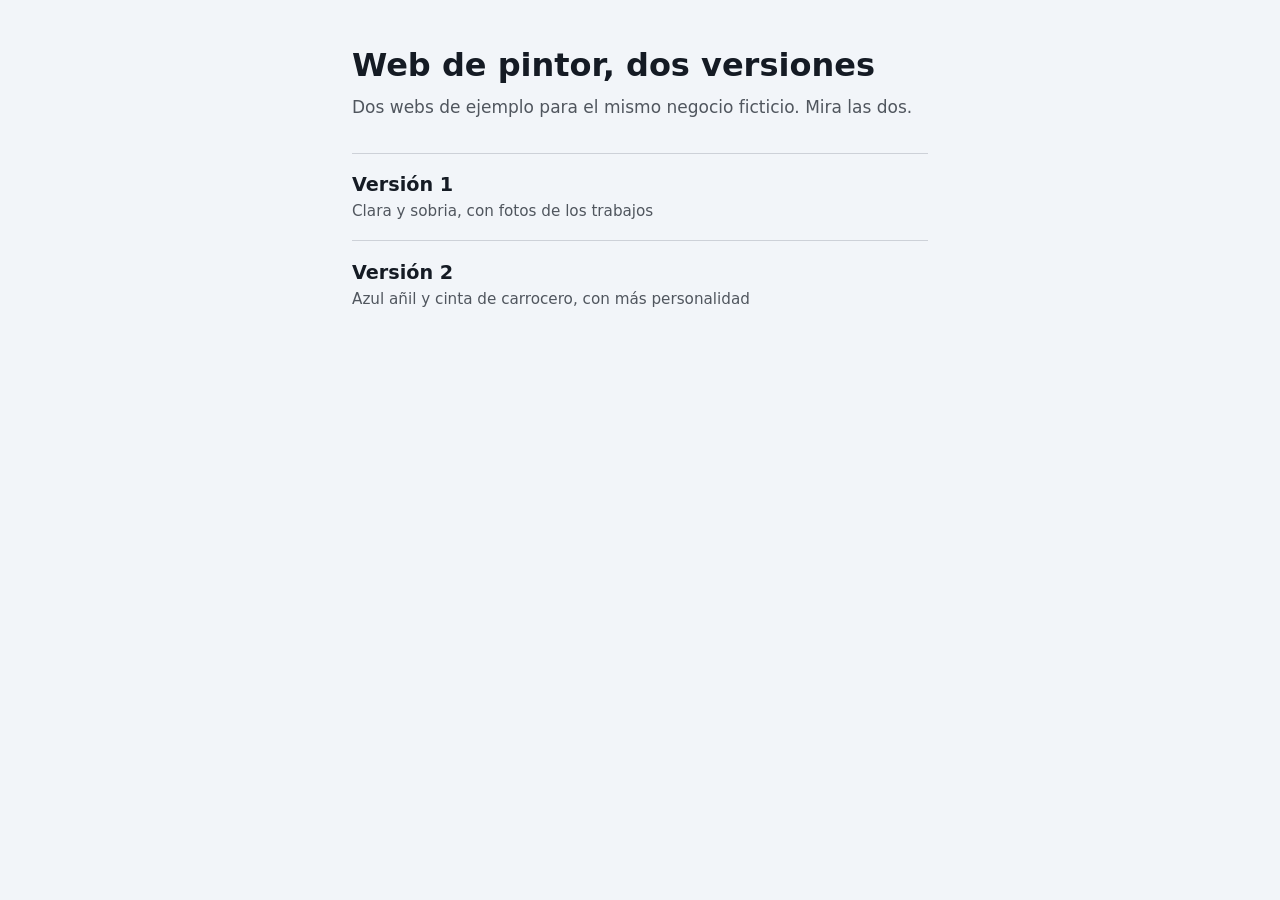
<file: index.html>
<!doctype html>
<html lang="es">
<head>
<meta charset="utf-8">
<meta name="viewport" content="width=device-width, initial-scale=1">
<meta name="robots" content="noindex, nofollow">
<title>Web de pintor: dos versiones</title>
<style>
body{margin:0;background:oklch(97% .006 250);color:oklch(22% .02 260);font:17px/1.5 system-ui,-apple-system,"Segoe UI",sans-serif}
main{max-width:36rem;margin:0 auto;padding:3rem clamp(1.375rem,5vw,2rem)}
h1{font-size:2rem;line-height:1.1;margin:0 0 .75rem}
p{color:oklch(45% .015 260);margin:0 0 2rem}
a{display:block;padding:1.1rem 0;border-top:1px solid oklch(86% .01 260);color:inherit;font-weight:700;font-size:1.2rem;text-decoration:none}
a span{display:block;font-weight:400;font-size:.95rem;color:oklch(45% .015 260)}
</style>
</head>
<body>
<main>
<h1>Web de pintor, dos versiones</h1>
<p>Dos webs de ejemplo para el mismo negocio ficticio. Mira las dos.</p>
<a href="forge/">Versión 1<span>Clara y sobria, con fotos de los trabajos</span></a>
<a href="impeccable/">Versión 2<span>Azul añil y cinta de carrocero, con más personalidad</span></a>
</main>
</body>
</html>
</file>
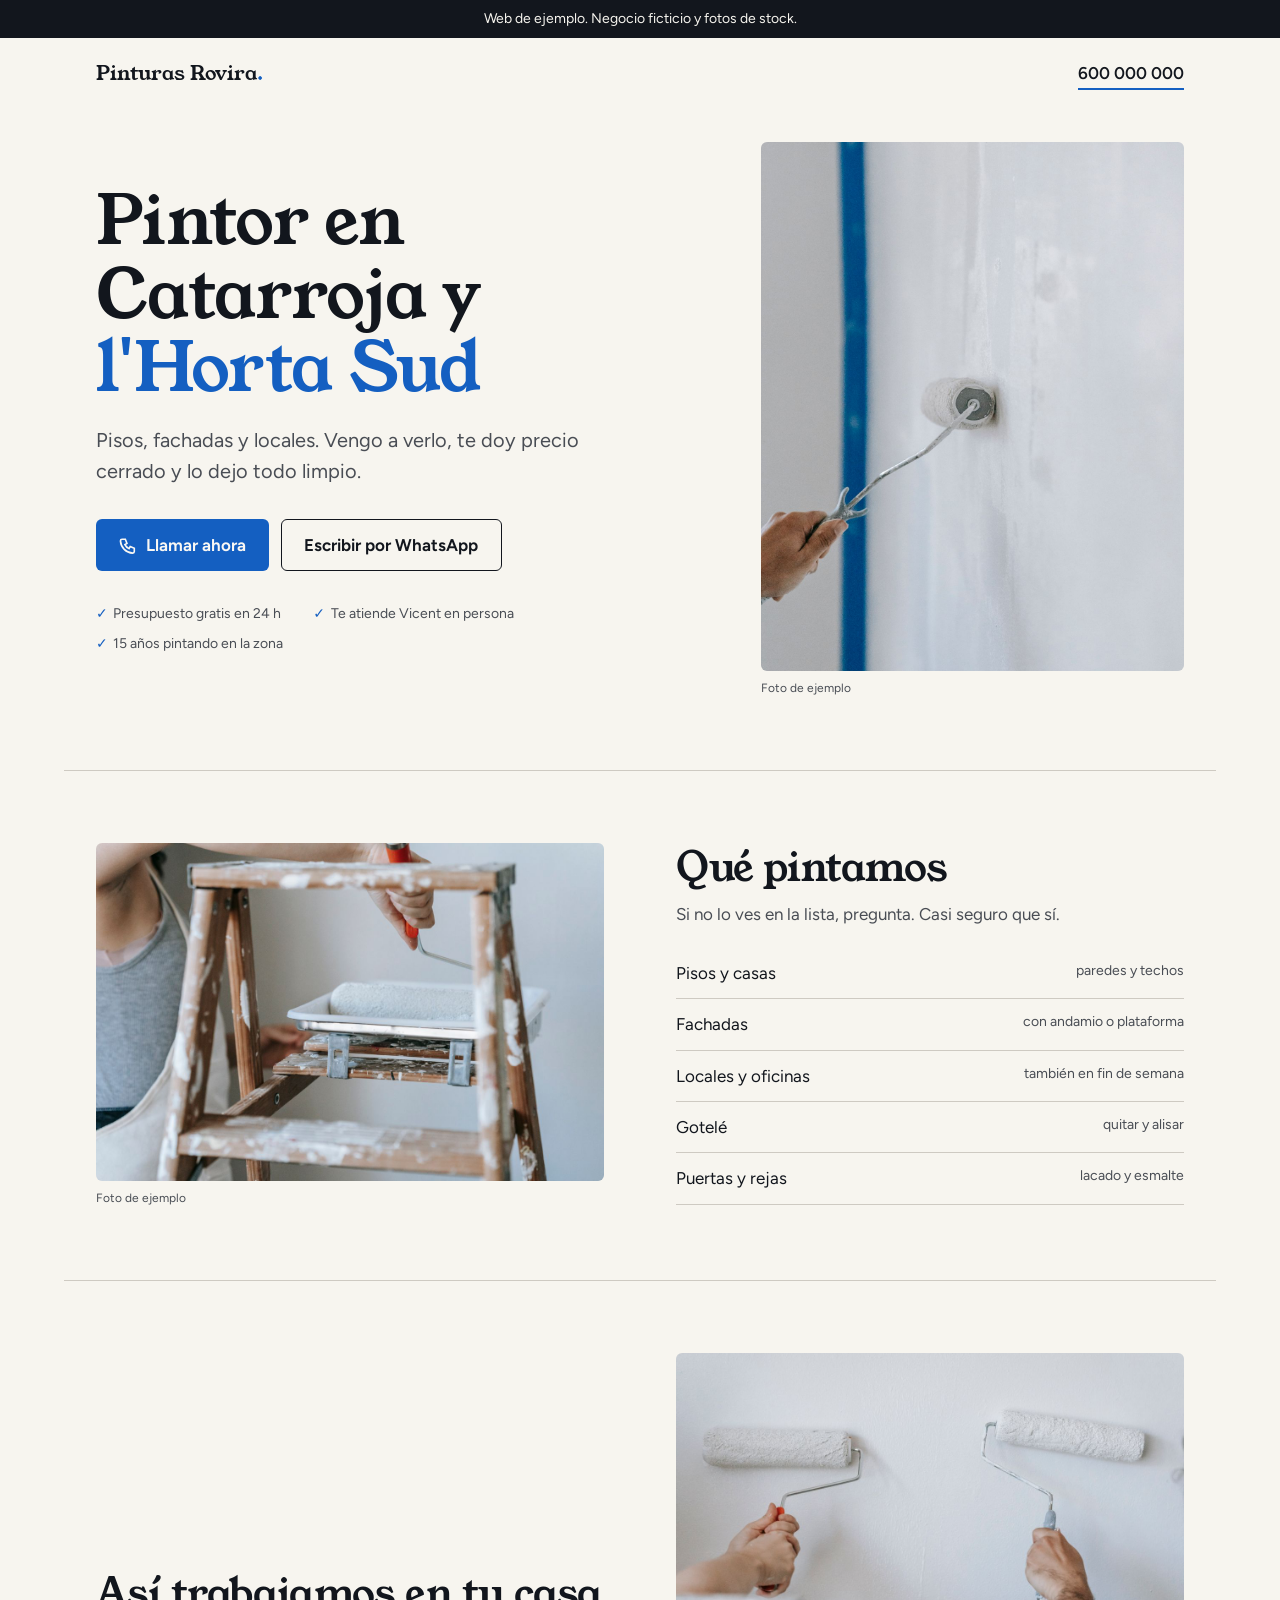
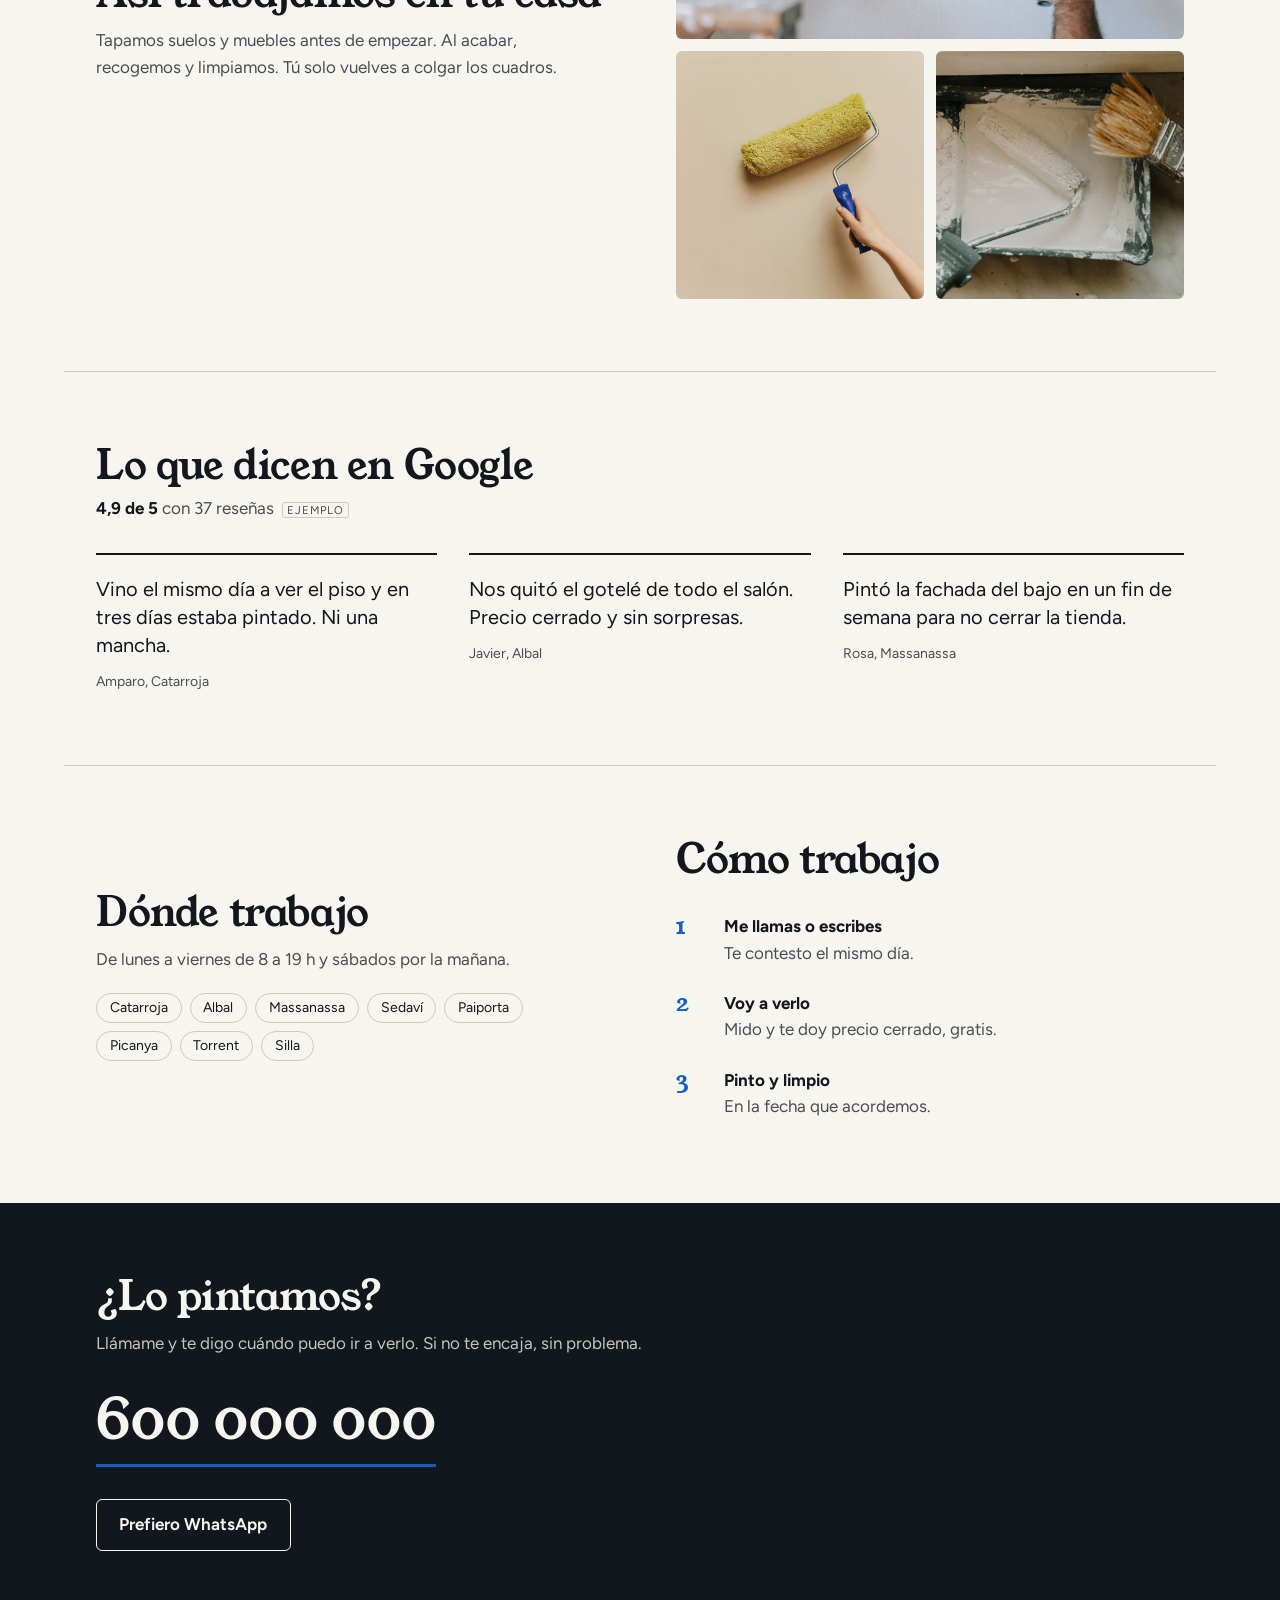
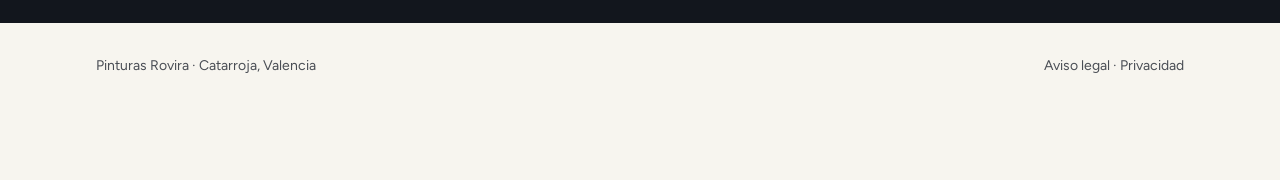
<file: forge/index.html>
<!doctype html>
<html lang="es">
<head>
  <meta charset="utf-8">
  <meta name="viewport" content="width=device-width, initial-scale=1">
  <title>Pintor en Catarroja y l'Horta Sud | Presupuesto gratis</title>
  <meta name="description" content="Pintamos pisos, fachadas y locales en Catarroja y l'Horta Sud. Presupuesto gratis en 24 horas. Llama o escribe por WhatsApp.">
  <meta name="robots" content="noindex, nofollow">
  <link rel="preconnect" href="https://fonts.googleapis.com">
  <link rel="preconnect" href="https://fonts.gstatic.com" crossorigin>
  <link href="https://fonts.googleapis.com/css2?family=Figtree:wght@400;600;700&family=Young+Serif&display=swap" rel="stylesheet">
  <link rel="stylesheet" href="styles.css">
  <script type="application/ld+json">
  {"@context":"https://schema.org","@type":"HousePainter","name":"Pinturas Rovira","telephone":"+34600000000","areaServed":["Catarroja","Albal","Massanassa","Sedaví","Paiporta","Picanya","Torrent","Silla"],"address":{"@type":"PostalAddress","addressLocality":"Catarroja","addressRegion":"Valencia","addressCountry":"ES"},"openingHours":"Mo-Fr 08:00-19:00, Sa 09:00-14:00"}
  </script>
</head>
<body>
  <p class="aviso">Web de ejemplo. Negocio ficticio y fotos de stock.</p>

  <header class="wrap nav">
    <a class="marca" href="#">Pinturas Rovira<span>.</span></a>
    <a class="tel-link" href="tel:+34600000000">600 000 000</a>
  </header>

  <main>
    <section class="wrap hero">
      <div>
        <h1>Pintor en Catarroja y <em>l'Horta Sud</em></h1>
        <p class="lede">Pisos, fachadas y locales. Vengo a verlo, te doy precio cerrado y lo dejo todo limpio.</p>
        <div class="acciones">
          <a class="btn btn-llamar" href="tel:+34600000000">
            <svg viewBox="0 0 24 24" fill="none" stroke="currentColor" stroke-width="2" aria-hidden="true"><path d="M5 4h4l2 5-2.5 1.5a11 11 0 0 0 5 5L15 13l5 2v4a2 2 0 0 1-2 2A16 16 0 0 1 3 6a2 2 0 0 1 2-2"/></svg>
            Llamar ahora
          </a>
          <a class="btn btn-wa" href="https://wa.me/34600000000?text=Hola%2C%20quiero%20presupuesto%20para%20pintar">Escribir por WhatsApp</a>
        </div>
        <ul class="confianza">
          <li>Presupuesto gratis en 24 h</li>
          <li>Te atiende Vicent en persona</li>
          <li>15 años pintando en la zona</li>
        </ul>
      </div>
      <figure>
        <img src="img/portada.jpg" width="1200" height="1800" alt="Pintor pasando el rodillo junto a una cinta de carrocero azul" fetchpriority="high">
        <figcaption class="pie">Foto de ejemplo</figcaption>
      </figure>
    </section>

    <section class="wrap duo invertido" id="servicios">
      <div class="texto">
        <h2>Qué pintamos</h2>
        <p>Si no lo ves en la lista, pregunta. Casi seguro que sí.</p>
        <ul class="lista">
          <li><span>Pisos y casas</span><span>paredes y techos</span></li>
          <li><span>Fachadas</span><span>con andamio o plataforma</span></li>
          <li><span>Locales y oficinas</span><span>también en fin de semana</span></li>
          <li><span>Gotelé</span><span>quitar y alisar</span></li>
          <li><span>Puertas y rejas</span><span>lacado y esmalte</span></li>
        </ul>
      </div>
      <figure>
        <img src="img/escalera.jpg" width="1200" height="800" alt="Escalera de pintor con bandeja y rodillo" loading="lazy">
        <figcaption class="pie">Foto de ejemplo</figcaption>
      </figure>
    </section>

    <section class="wrap duo" id="trabajos">
      <div class="texto">
        <h2>Así trabajamos en tu casa</h2>
        <p>Tapamos suelos y muebles antes de empezar. Al acabar, recogemos y limpiamos. Tú solo vuelves a colgar los cuadros.</p>
      </div>
      <div class="galeria">
        <img src="img/rodillos.jpg" width="1200" height="800" alt="Dos rodillos pintando una pared blanca" loading="lazy">
        <img src="img/pared.jpg" width="1200" height="800" alt="Pared recién pintada en tono arena" loading="lazy">
        <img src="img/bandeja.jpg" width="1200" height="810" alt="Bandeja de pintura con rodillo y brocha" loading="lazy">
      </div>
    </section>

    <section class="wrap resenas" id="resenas">
      <h2>Lo que dicen en Google</h2>
      <p class="nota"><strong>4,9 de 5</strong> con 37 reseñas <span class="etiqueta">ejemplo</span></p>
      <div class="quotes">
        <blockquote>
          <p>Vino el mismo día a ver el piso y en tres días estaba pintado. Ni una mancha.</p>
          <footer>Amparo, Catarroja</footer>
        </blockquote>
        <blockquote>
          <p>Nos quitó el gotelé de todo el salón. Precio cerrado y sin sorpresas.</p>
          <footer>Javier, Albal</footer>
        </blockquote>
        <blockquote>
          <p>Pintó la fachada del bajo en un fin de semana para no cerrar la tienda.</p>
          <footer>Rosa, Massanassa</footer>
        </blockquote>
      </div>
    </section>

    <section class="wrap duo invertido" id="zona">
      <div class="texto">
        <h2>Cómo trabajo</h2>
        <ol class="pasos">
          <li><div><strong>Me llamas o escribes</strong><span>Te contesto el mismo día.</span></div></li>
          <li><div><strong>Voy a verlo</strong><span>Mido y te doy precio cerrado, gratis.</span></div></li>
          <li><div><strong>Pinto y limpio</strong><span>En la fecha que acordemos.</span></div></li>
        </ol>
      </div>
      <div class="texto">
        <h2>Dónde trabajo</h2>
        <p>De lunes a viernes de 8 a 19 h y sábados por la mañana.</p>
        <ul class="pueblos">
          <li>Catarroja</li><li>Albal</li><li>Massanassa</li><li>Sedaví</li><li>Paiporta</li><li>Picanya</li><li>Torrent</li><li>Silla</li>
        </ul>
      </div>
    </section>
  </main>

  <section class="cierre">
    <div class="wrap">
      <h2>¿Lo pintamos?</h2>
      <p>Llámame y te digo cuándo puedo ir a verlo. Si no te encaja, sin problema.</p>
      <a class="numero" href="tel:+34600000000">600 000 000</a>
      <div class="acciones">
        <a class="btn btn-wa" href="https://wa.me/34600000000?text=Hola%2C%20quiero%20presupuesto%20para%20pintar">Prefiero WhatsApp</a>
      </div>
    </div>
  </section>

  <footer class="wrap foot">
    <span>Pinturas Rovira · Catarroja, Valencia</span>
    <span>Aviso legal · Privacidad</span>
  </footer>

  <nav class="barra" aria-label="Contacto rápido">
    <a class="btn btn-llamar" href="tel:+34600000000">Llamar</a>
    <a class="btn btn-wa" href="https://wa.me/34600000000?text=Hola%2C%20quiero%20presupuesto%20para%20pintar">WhatsApp</a>
  </nav>
</body>
</html>
</file>
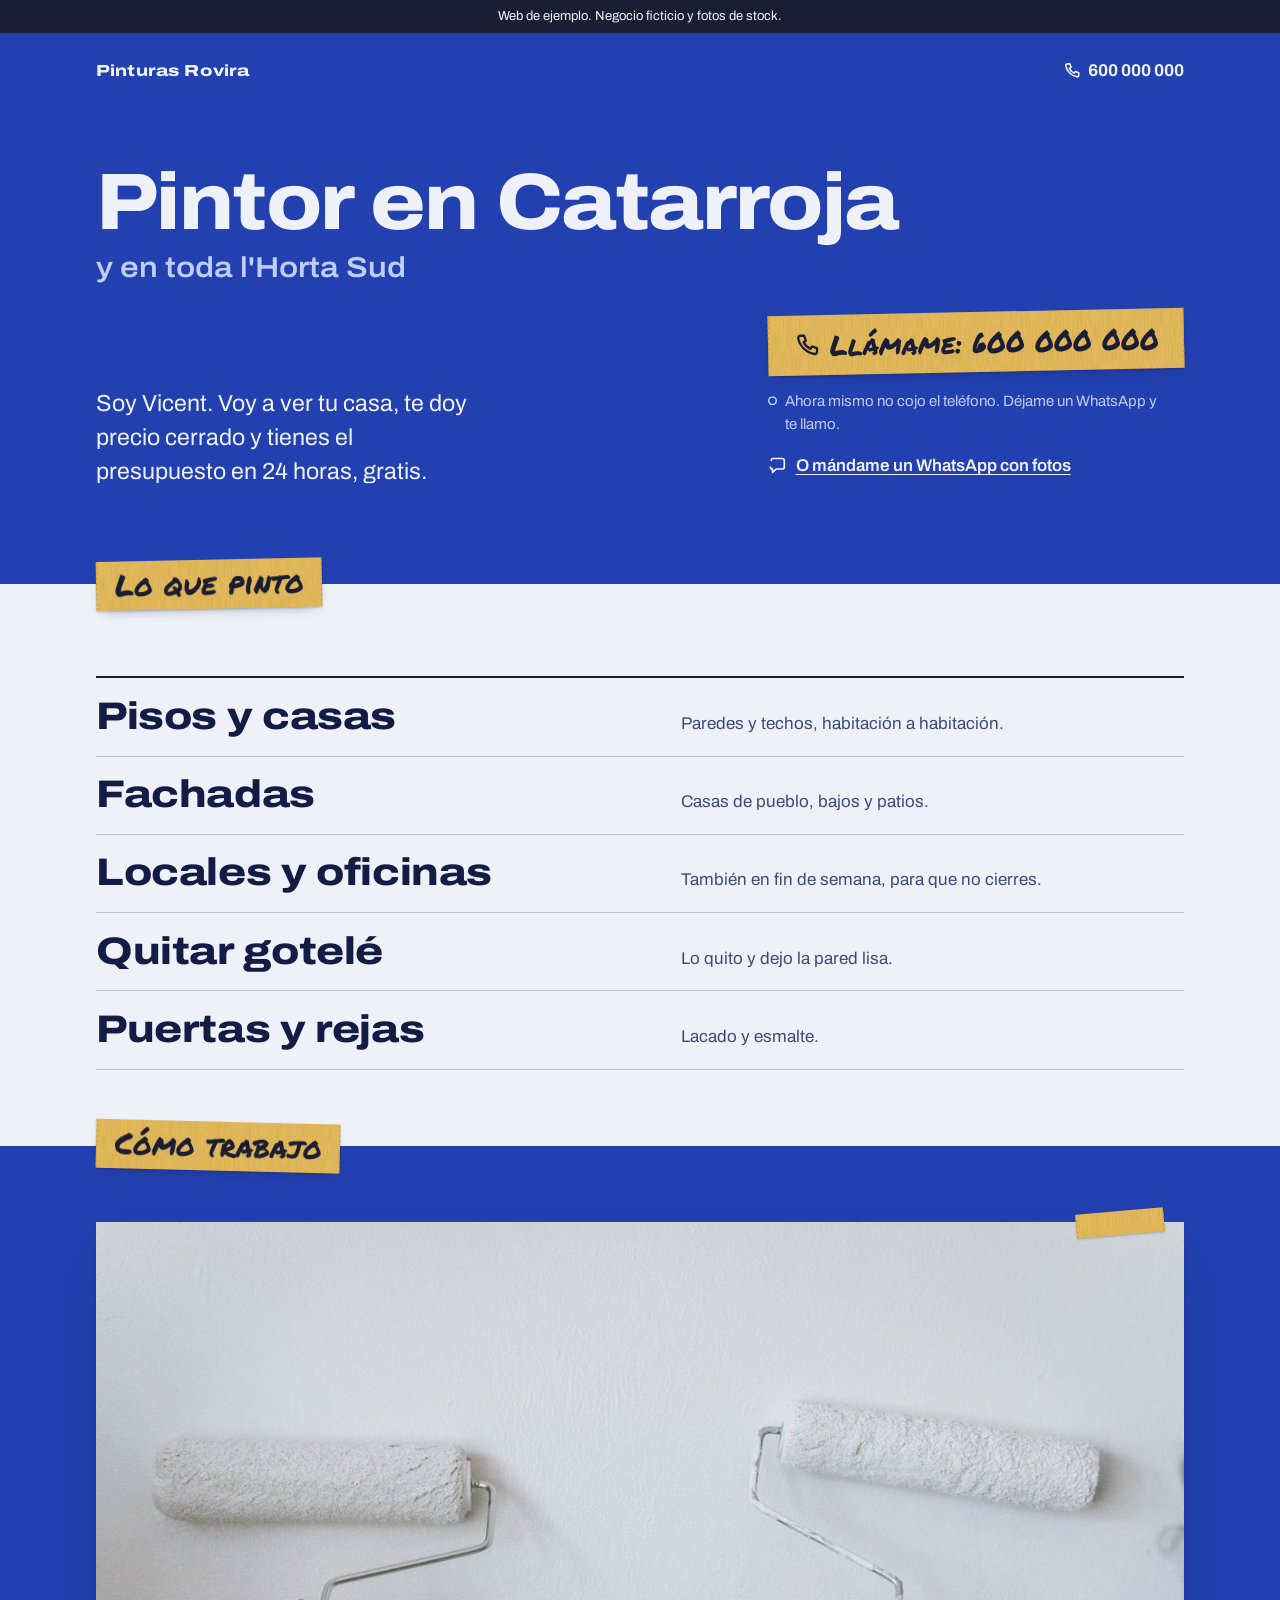
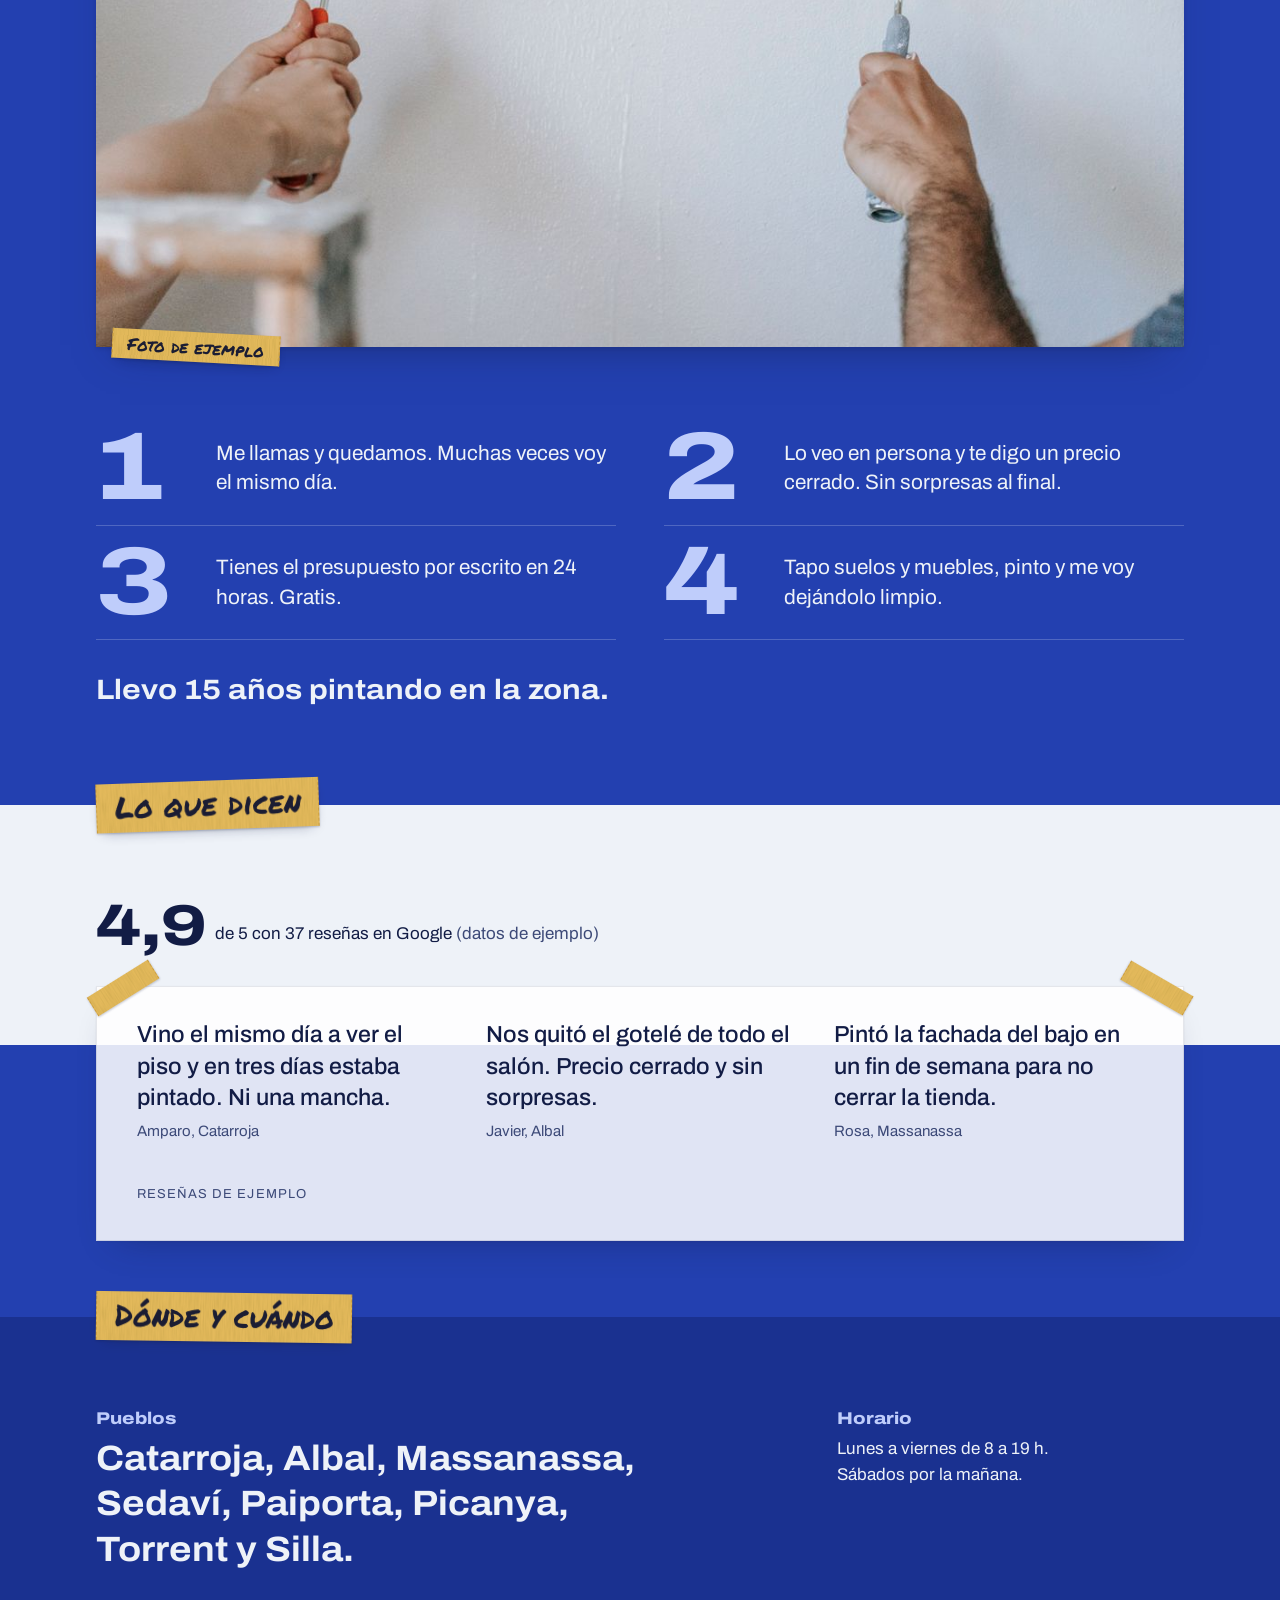
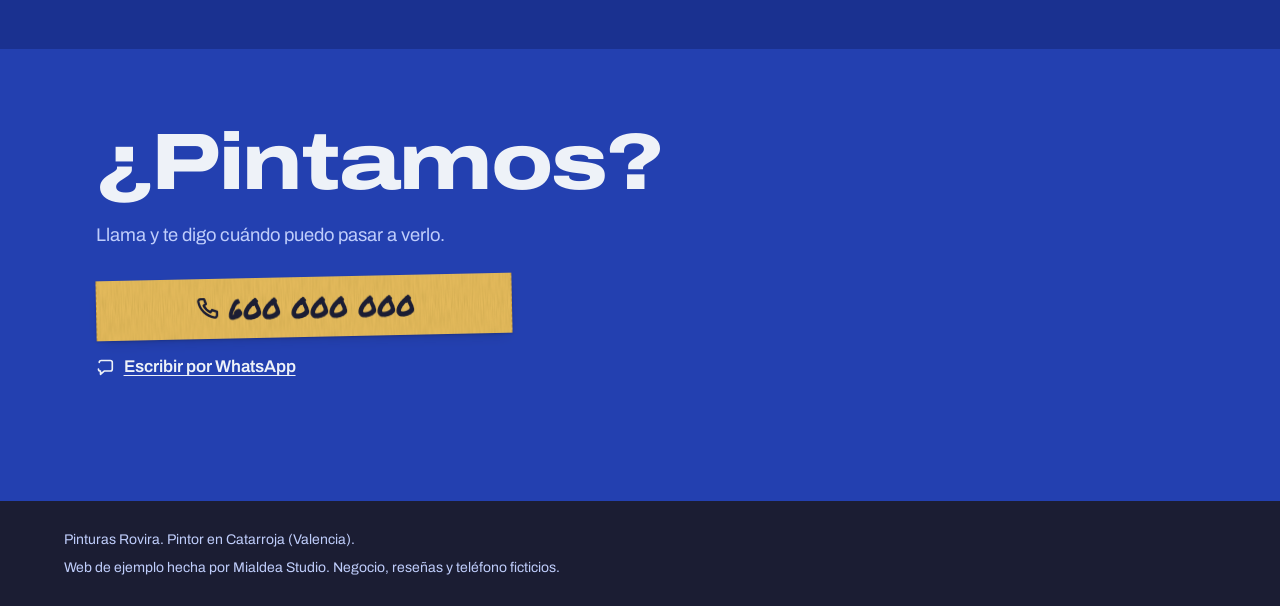
<file: impeccable/index.html>
<!doctype html>
<html lang="es">
<head>
<meta charset="utf-8">
<meta name="viewport" content="width=device-width, initial-scale=1">
<meta name="robots" content="noindex, nofollow">
<title>Pintor en Catarroja | Pinturas Rovira, pisos, fachadas y gotelé</title>
<meta name="description" content="Pintor en Catarroja y l'Horta Sud. Vicent va a verlo, da precio cerrado y presupuesto gratis en 24 h. Pisos, fachadas, locales y gotelé.">
<meta name="theme-color" content="#2340b0">
<link rel="preload" href="fonts/archivo-var.woff2" as="font" type="font/woff2" crossorigin>
<link rel="stylesheet" href="css/styles.css">
<script type="application/ld+json">
{
  "@context": "https://schema.org",
  "@type": "HousePainter",
  "name": "Pinturas Rovira",
  "description": "Pintor de casas en Catarroja y l'Horta Sud. Pisos, fachadas, locales, gotelé, puertas y rejas.",
  "telephone": "+34600000000",
  "image": "img/rodillos.jpg",
  "founder": { "@type": "Person", "name": "Vicent Rovira" },
  "address": { "@type": "PostalAddress", "addressLocality": "Catarroja", "addressRegion": "Valencia", "addressCountry": "ES" },
  "areaServed": ["Catarroja", "Albal", "Massanassa", "Sedaví", "Paiporta", "Picanya", "Torrent", "Silla"],
  "openingHoursSpecification": [
    { "@type": "OpeningHoursSpecification", "dayOfWeek": ["Monday","Tuesday","Wednesday","Thursday","Friday"], "opens": "08:00", "closes": "19:00" },
    { "@type": "OpeningHoursSpecification", "dayOfWeek": "Saturday", "opens": "08:00", "closes": "14:00" }
  ]
}
</script>
</head>
<body>

<p class="demo">Web de ejemplo. Negocio ficticio y fotos de stock.</p>

<header class="wall">
  <nav class="top" aria-label="Principal">
    <span class="brand">Pinturas Rovira</span>
    <a class="top-tel" href="tel:+34600000000">
      <svg aria-hidden="true" viewBox="0 0 24 24"><path d="M6.6 3.5h3l1.5 4.2-2 1.4a12 12 0 0 0 5.8 5.8l1.4-2 4.2 1.5v3a2 2 0 0 1-2.2 2A17 17 0 0 1 4.6 5.7a2 2 0 0 1 2-2.2Z"/></svg>
      600 000 000
    </a>
  </nav>

  <div class="hero">
    <h1>Pintor en Catarroja <span>y en toda l'Horta Sud</span></h1>
    <p class="lead">Soy Vicent. Voy a ver tu casa, te doy precio cerrado y tienes el presupuesto en 24 horas, gratis.</p>

    <div class="act">
    <a class="tape tape-call" href="tel:+34600000000">
      <svg aria-hidden="true" viewBox="0 0 24 24"><path d="M6.6 3.5h3l1.5 4.2-2 1.4a12 12 0 0 0 5.8 5.8l1.4-2 4.2 1.5v3a2 2 0 0 1-2.2 2A17 17 0 0 1 4.6 5.7a2 2 0 0 1 2-2.2Z"/></svg>
      <span><span class="call-pre">Llámame: </span><span class="tel-num">600 000 000</span></span>
    </a>

    <p class="status" data-status>Lunes a viernes de 8 a 19 h. Sábados por la mañana.</p>
    <a class="wa" href="https://wa.me/34600000000">
      <svg aria-hidden="true" viewBox="0 0 24 24"><path d="M4 5.5A2.5 2.5 0 0 1 6.5 3h11A2.5 2.5 0 0 1 20 5.5v8a2.5 2.5 0 0 1-2.5 2.5H10l-4.5 4v-4A2.5 2.5 0 0 1 3 13.5"/></svg>
      O mándame un WhatsApp con fotos
    </a>
    </div>
  </div>

  <div class="edge" aria-hidden="true"><span class="edge-tape"></span></div>
</header>

<main>

  <section class="services" aria-labelledby="t-servicios">
    <h2 class="tape tape-h" id="t-servicios">Lo que pinto</h2>
    <ul class="list">
      <li><strong>Pisos y casas</strong><span>Paredes y techos, habitación a habitación.</span></li>
      <li><strong>Fachadas</strong><span>Casas de pueblo, bajos y patios.</span></li>
      <li><strong>Locales y oficinas</strong><span>También en fin de semana, para que no cierres.</span></li>
      <li><strong>Quitar gotelé</strong><span>Lo quito y dejo la pared lisa.</span></li>
      <li><strong>Puertas y rejas</strong><span>Lacado y esmalte.</span></li>
    </ul>  </section>

  <section class="method wall" aria-labelledby="t-como">
    <span class="edge-tape" aria-hidden="true"></span>
    <h2 class="tape tape-h" id="t-como">Cómo trabajo</h2>

    <figure class="print">
      <img src="img/rodillos.jpg" width="1200" height="800" alt="Dos personas pintando de blanco una pared con rodillos" loading="lazy" decoding="async">
      <figcaption class="tape tape-note">Foto de ejemplo</figcaption>
    </figure>

    <ol class="steps">
      <li><b>1</b><p>Me llamas y quedamos. Muchas veces voy el mismo día.</p></li>
      <li><b>2</b><p>Lo veo en persona y te digo un precio cerrado. Sin sorpresas al final.</p></li>
      <li><b>3</b><p>Tienes el presupuesto por escrito en 24 horas. Gratis.</p></li>
      <li><b>4</b><p>Tapo suelos y muebles, pinto y me voy dejándolo limpio.</p></li>
    </ol>
    <p class="years">Llevo 15 años pintando en la zona.</p>
  </section>

  <section class="reviews" aria-labelledby="t-opiniones">
    <span class="edge-tape" aria-hidden="true"></span>
    <h2 class="tape tape-h" id="t-opiniones">Lo que dicen</h2>
    <p class="score"><strong>4,9</strong> de 5 con 37 reseñas en Google <em>(datos de ejemplo)</em></p>
    <div class="sheet">
      <blockquote>
        <p>Vino el mismo día a ver el piso y en tres días estaba pintado. Ni una mancha.</p>
        <cite>Amparo, Catarroja</cite>
      </blockquote>
      <blockquote>
        <p>Nos quitó el gotelé de todo el salón. Precio cerrado y sin sorpresas.</p>
        <cite>Javier, Albal</cite>
      </blockquote>
      <blockquote>
        <p>Pintó la fachada del bajo en un fin de semana para no cerrar la tienda.</p>
        <cite>Rosa, Massanassa</cite>
      </blockquote>
      <p class="sheet-note">Reseñas de ejemplo</p>
    </div>
  </section>

  <section class="area" aria-labelledby="t-zona">
    <span class="edge-tape" aria-hidden="true"></span>
    <h2 class="tape tape-h" id="t-zona">Dónde y cuándo</h2>
    <div class="area-grid">
      <div>
        <h3>Pueblos</h3>
        <p class="towns">Catarroja, Albal, Massanassa, Sedaví, Paiporta, Picanya, Torrent y Silla.</p>
      </div>
      <div>
        <h3>Horario</h3>
        <p>Lunes a viernes de 8 a 19 h.<br>Sábados por la mañana.</p>
      </div>
    </div>
  </section>

  <section class="close wall" aria-labelledby="t-llama">
    <span class="edge-tape" aria-hidden="true"></span>
    <div class="close-in">
    <h2 id="t-llama">¿Pintamos?</h2>
    <p>Llama y te digo cuándo puedo pasar a verlo.</p>
    <a class="tape tape-call" href="tel:+34600000000">
      <svg aria-hidden="true" viewBox="0 0 24 24"><path d="M6.6 3.5h3l1.5 4.2-2 1.4a12 12 0 0 0 5.8 5.8l1.4-2 4.2 1.5v3a2 2 0 0 1-2.2 2A17 17 0 0 1 4.6 5.7a2 2 0 0 1 2-2.2Z"/></svg>
      <span class="tel-num">600 000 000</span>
    </a>
    <a class="wa" href="https://wa.me/34600000000">
      <svg aria-hidden="true" viewBox="0 0 24 24"><path d="M4 5.5A2.5 2.5 0 0 1 6.5 3h11A2.5 2.5 0 0 1 20 5.5v8a2.5 2.5 0 0 1-2.5 2.5H10l-4.5 4v-4A2.5 2.5 0 0 1 3 13.5"/></svg>
      Escribir por WhatsApp
    </a>
    </div>
  </section>

</main>

<footer class="foot">
  <p>Pinturas Rovira. Pintor en Catarroja (Valencia).</p>
  <p>Web de ejemplo hecha por Mialdea Studio. Negocio, reseñas y teléfono ficticios.</p>
</footer>

<a class="dock" href="tel:+34600000000" aria-label="Llamar a Pinturas Rovira, 600 000 000">
  <svg aria-hidden="true" viewBox="0 0 24 24"><path d="M6.6 3.5h3l1.5 4.2-2 1.4a12 12 0 0 0 5.8 5.8l1.4-2 4.2 1.5v3a2 2 0 0 1-2.2 2A17 17 0 0 1 4.6 5.7a2 2 0 0 1 2-2.2Z"/></svg>
  Llamar a Vicent
</a>

<script>
(function () {
  var el = document.querySelector('[data-status]');
  try {
    var parts = new Intl.DateTimeFormat('es-ES', { timeZone: 'Europe/Madrid', weekday: 'short', hour: 'numeric', minute: 'numeric', hour12: false }).formatToParts(new Date());
    var get = function (t) { var p = parts.find(function (x) { return x.type === t; }); return p ? p.value : ''; };
    var day = get('weekday').replace('.', '').toLowerCase();
    var h = parseInt(get('hour'), 10) + parseInt(get('minute'), 10) / 60;
    var weekday = ['lun', 'mar', 'mié', 'jue', 'vie'].indexOf(day) > -1;
    var open = (weekday && h >= 8 && h < 19) || (day === 'sáb' && h >= 8 && h < 14);
    el.classList.add(open ? 'is-open' : 'is-closed');
    el.textContent = open
      ? 'Ahora estoy cogiendo el teléfono.'
      : 'Ahora mismo no cojo el teléfono. Déjame un WhatsApp y te llamo.';
  } catch (e) {}

  var dock = document.querySelector('.dock');
  var hero = document.querySelector('.tape-call');
  if ('IntersectionObserver' in window && dock && hero) {
    new IntersectionObserver(function (e) {
      dock.classList.toggle('is-on', !e[0].isIntersecting && e[0].boundingClientRect.top < 0);
    }).observe(hero);
  }
  var tapes = document.querySelectorAll(".edge-tape");
  var still = window.matchMedia && window.matchMedia("(prefers-reduced-motion: reduce)").matches;
  if (!still && "IntersectionObserver" in window) {
    var io = new IntersectionObserver(function (es) {
      es.forEach(function (e) {
        if (e.isIntersecting) { e.target.classList.add("is-peeled"); io.unobserve(e.target); }
      });
    }, { rootMargin: "0px 0px -15% 0px" });
    tapes.forEach(function (t) { io.observe(t); });
    document.documentElement.classList.add("js");
  }
})();
</script>
</body>
</html>
</file>
<file: forge/styles.css>
/* Forge · genre: editorial · macrostructure: Split Studio · theme: custom (yeso + cinta azul) · enrichment: none (fotos de stock de ejemplo) · nav: N9 · footer: Ft1
 * tone: honesto, de oficio · anchor hue: 258 · accent: azul cinta
 * Forge · pre-emit critique: P4 H4 E4 S4 R4 V4
 */
@import url("tokens.css");

*, *::before, *::after { box-sizing: border-box; }
html, body { overflow-x: clip; }
html { -webkit-text-size-adjust: 100%; scroll-behavior: smooth; }
body {
  margin: 0;
  background: var(--color-paper);
  color: var(--color-ink);
  font-family: var(--font-body);
  font-size: var(--text-base);
  line-height: 1.55;
  padding-bottom: 4.5rem;
}
img { display: block; max-width: 100%; height: auto; }
a { color: inherit; }
h1, h2, h3 { font-family: var(--font-display); font-weight: 400; font-style: normal; line-height: 1.08; margin: 0; overflow-wrap: anywhere; min-width: 0; letter-spacing: -0.01em; }
p { margin: 0; }
:focus-visible { outline: 3px solid var(--color-focus); outline-offset: 3px; }

.wrap { max-width: 72rem; margin-inline: auto; padding-inline: var(--gutter); }

/* aviso de demo */
.aviso { background: var(--color-ink); color: var(--color-paper); font-size: var(--text-sm); text-align: center; padding: var(--space-xs) var(--gutter); }

/* nav N9 */
.nav { display: flex; justify-content: space-between; align-items: center; gap: var(--space-md); padding-block: var(--space-md); }
.marca { font-family: var(--font-display); font-size: var(--text-md); text-decoration: none; white-space: nowrap; }
.marca span { color: var(--color-accent); }
.nav .tel-link { font-weight: 600; text-decoration: none; white-space: nowrap; border-bottom: 2px solid var(--color-accent); padding-block: 2px; }

/* botones */
.btn {
  display: inline-flex; align-items: center; justify-content: center; gap: 0.5em;
  min-height: 3.25rem; padding: 0 1.4rem; border-radius: var(--radius);
  font-weight: 650; font-size: var(--text-base); text-decoration: none; white-space: nowrap;
  transition: background-color var(--dur-fast) var(--ease-out), transform var(--dur-fast) var(--ease-out);
}
.btn:active { transform: translateY(1px); }
.btn-llamar { background: var(--color-accent); color: var(--color-on-accent); }
.btn-llamar:hover { background: var(--color-accent-2); }
.btn-wa { background: transparent; color: var(--color-ink); border: 1.5px solid var(--color-ink); }
.btn-wa:hover { background: var(--color-paper-2); }
.btn svg { width: 1.15em; height: 1.15em; flex: none; }

/* hero H2 */
.hero { display: grid; grid-template-columns: minmax(0, 7fr) minmax(0, 5fr); gap: var(--space-2xl); align-items: center; padding-block: var(--space-lg) var(--space-2xl); }
.hero h1 { font-size: var(--text-display); }
.hero h1 em { font-style: normal; color: var(--color-accent); }
.lede { font-size: var(--text-md); color: var(--color-muted); max-width: var(--measure); margin-top: var(--space-md); }
.acciones { display: flex; flex-wrap: wrap; gap: var(--space-sm); margin-top: var(--space-lg); }
.confianza { display: flex; flex-wrap: wrap; gap: var(--space-xs) var(--space-lg); margin: var(--space-lg) 0 0; padding: 0; list-style: none; font-size: var(--text-sm); color: var(--color-muted); }
.confianza li::before { content: "✓"; color: var(--color-accent); font-weight: 700; margin-right: 0.4em; }
.hero figure { margin: 0; }
.hero img { aspect-ratio: 4 / 5; object-fit: cover; border-radius: var(--radius); width: 100%; }
.pie { font-size: 0.75rem; color: var(--color-muted); margin-top: var(--space-xs); }

/* dípticos */
.duo { display: grid; grid-template-columns: minmax(0, 1fr) minmax(0, 1fr); gap: var(--space-2xl); align-items: center; padding-block: var(--space-2xl); border-top: var(--rule); }
.duo.invertido > :first-child { order: 2; }
.duo h2 { font-size: var(--text-xl); }
.duo .texto > p { color: var(--color-muted); margin-top: var(--space-sm); max-width: var(--measure); }
.duo figure { margin: 0; }
.duo figure img { aspect-ratio: 3 / 2; object-fit: cover; border-radius: var(--radius); width: 100%; }

.lista { list-style: none; padding: 0; margin: var(--space-md) 0 0; }
.lista li { display: flex; justify-content: space-between; gap: var(--space-md); padding-block: var(--space-sm); border-bottom: var(--rule); }
.lista li span:last-child { color: var(--color-muted); font-size: var(--text-sm); text-align: right; }

.galeria { display: grid; grid-template-columns: minmax(0, 1fr) minmax(0, 1fr); gap: var(--space-sm); }
.galeria img { aspect-ratio: 1; object-fit: cover; border-radius: var(--radius); width: 100%; }
.galeria img:first-child { grid-column: 1 / -1; aspect-ratio: 16 / 9; }

/* reseñas */
.resenas { padding-block: var(--space-2xl); border-top: var(--rule); }
.resenas h2 { font-size: var(--text-xl); }
.nota { color: var(--color-muted); margin-top: var(--space-xs); }
.nota strong { color: var(--color-ink); }
.quotes { display: grid; grid-template-columns: repeat(3, minmax(0, 1fr)); gap: var(--space-lg); margin-top: var(--space-lg); }
.quotes blockquote { margin: 0; padding-top: var(--space-md); border-top: 2px solid var(--color-ink); }
.quotes p { font-size: var(--text-md); line-height: 1.4; }
.quotes footer { margin-top: var(--space-sm); font-size: var(--text-sm); color: var(--color-muted); }
.etiqueta { font-size: 0.7rem; text-transform: uppercase; letter-spacing: 0.08em; color: var(--color-muted); border: var(--rule); border-radius: 3px; padding: 0 0.35em; margin-left: 0.4em; }

/* pasos */
.pasos { list-style: none; padding: 0; margin: var(--space-md) 0 0; counter-reset: paso; }
.pasos li { counter-increment: paso; display: grid; grid-template-columns: 2.25rem minmax(0, 1fr); gap: var(--space-sm); padding-block: var(--space-sm); }
.pasos li::before { content: counter(paso); font-family: var(--font-display); font-size: var(--text-lg); color: var(--color-accent); line-height: 1.1; }
.pasos strong { display: block; }
.pasos span { color: var(--color-muted); }

.pueblos { display: flex; flex-wrap: wrap; gap: var(--space-xs); margin-top: var(--space-md); padding: 0; list-style: none; }
.pueblos li { border: var(--rule); border-radius: 999px; padding: 0.2rem 0.8rem; font-size: var(--text-sm); white-space: nowrap; }

/* cierre */
.cierre { background: var(--color-ink); color: var(--color-paper); }
.cierre .wrap { padding-block: var(--space-2xl); }
.cierre h2 { font-size: var(--text-xl); }
.cierre p { color: var(--color-paper-dim); margin-top: var(--space-sm); }
.numero { display: inline-block; font-family: var(--font-display); font-size: clamp(2rem, 8vw, 3.5rem); color: var(--color-paper); text-decoration: none; margin-top: var(--space-md); border-bottom: 3px solid var(--color-accent); }
.cierre .btn-wa { color: var(--color-paper); border-color: var(--color-paper); }
.cierre .btn-wa:hover { background: var(--color-ink-2); }

/* pie Ft1 */
.foot { padding-block: var(--space-lg); font-size: var(--text-sm); color: var(--color-muted); display: flex; flex-wrap: wrap; justify-content: space-between; gap: var(--space-sm); }

/* barra fija móvil C4 */
.barra { position: fixed; inset: auto 0 0 0; display: none; grid-template-columns: minmax(0, 1fr) minmax(0, 1fr); gap: var(--space-xs); padding: var(--space-xs) var(--gutter) calc(var(--space-xs) + env(safe-area-inset-bottom)); background: var(--color-paper); border-top: var(--rule); z-index: 10; }
.barra .btn { min-height: 3rem; padding: 0 0.75rem; }
.barra .btn-wa { background: var(--color-wa); border-color: var(--color-wa); color: var(--color-on-accent); }

/* entrada */
@media (prefers-reduced-motion: no-preference) {
  .hero > * { animation: entra var(--dur) var(--ease-out) both; }
  .hero > figure { animation-delay: 90ms; }
  @keyframes entra { from { opacity: 0; transform: translateY(10px); } }
}

@media (max-width: 56rem) {
  body { padding-bottom: 5rem; }
  .barra { display: grid; }
  .hero, .duo { grid-template-columns: minmax(0, 1fr); gap: var(--space-md); }
  .hero { padding-block: var(--space-sm) var(--space-xl); }
  .duo { padding-block: var(--space-xl); }
  .duo.invertido > :first-child { order: 0; }
  .hero figure { order: -1; }
  .hero img { aspect-ratio: 16 / 10; }
  .quotes { grid-template-columns: minmax(0, 1fr); gap: var(--space-md); }
  .resenas { padding-block: var(--space-xl); }
}
@media (max-width: 380px) {
  .acciones .btn { width: 100%; }
  .nav .tel-link { font-size: var(--text-sm); }
}
</file>
<file: impeccable/css/styles.css>
@font-face {
  font-family: "Archivo";
  src: url("../fonts/archivo-var.woff2") format("woff2");
  font-weight: 100 900;
  font-stretch: 62% 125%;
  font-display: swap;
}
@font-face {
  font-family: "Rotulador";
  src: url("../fonts/permanent-marker.woff2") format("woff2");
  font-weight: 400;
  font-display: swap;
}

:root {
  /* Un solo pigmento a tres fuerzas, más la cinta. */
  --azulete: #2340b0;
  --azulete-hondo: #1a3190;
  --azulete-claro: #bfcdfb;
  --diluido: #d9e2f7;
  --cal: #eef2f8;
  --tinta: #121c45;
  --tinta-suave: #3d4a78;
  --cinta: #e3b95b;
  --cinta-canto: #c99a3b;
  --rotulador: #1b1d33;
  --plastico: rgba(255, 255, 255, 0.86);

  --gutter: max(22px, 5vw);
  --max: 68rem;
  --display: "Archivo", "Arial Narrow", sans-serif;
  --text: "Archivo", system-ui, sans-serif;
  --marker: "Rotulador", "Archivo", sans-serif;
  --ease: cubic-bezier(.16, 1, .3, 1);
}

*, *::before, *::after { box-sizing: border-box; }
html { -webkit-text-size-adjust: 100%; scroll-behavior: smooth; }
@media (prefers-reduced-motion: reduce) { html { scroll-behavior: auto; } }

body {
  margin: 0;
  background: var(--cal);
  color: var(--tinta);
  font: 400 1.0625rem/1.55 var(--text);
  font-stretch: 100%;
  overflow-x: hidden;
}
::selection { background: var(--cinta); color: var(--rotulador); }
img, svg { display: block; max-width: 100%; }
a { color: inherit; text-underline-offset: .2em; }
:focus-visible { outline: 3px solid var(--cinta); outline-offset: 3px; border-radius: 2px; }
h1, h2, h3, p, ul, ol, figure, blockquote { margin: 0; }
p, blockquote p { text-wrap: pretty; }

/* Barra de ejemplo */
.demo {
  background: var(--rotulador);
  color: #f2f3f8;
  font-size: .8125rem;
  line-height: 1.3;
  text-align: center;
  padding: .5rem var(--gutter);
}

/* Pared en azulete */
.wall {
  background: var(--azulete);
  color: var(--cal);
}

.top {
  max-width: calc(var(--max) + 2 * var(--gutter));
  margin: 0 auto;
  padding: 1rem var(--gutter) 0;
  display: flex;
  align-items: center;
  justify-content: space-between;
  gap: 1rem;
}
.brand {
  font: 800 1rem/1 var(--display);
  font-stretch: 125%;
  letter-spacing: .01em;
}
.top-tel {
  display: inline-flex;
  align-items: center;
  gap: .4rem;
  font-weight: 700;
  font-variant-numeric: tabular-nums;
  text-decoration: none;
  padding: .55rem 0;
  min-height: 44px;
  white-space: nowrap;
}
.top-tel svg, .tape-call svg, .wa svg, .dock svg {
  width: 1.15em; height: 1.15em;
  fill: none; stroke: currentColor; stroke-width: 2; stroke-linejoin: round; stroke-linecap: round;
  flex: none;
}

.hero {
  max-width: calc(var(--max) + 2 * var(--gutter));
  margin: 0 auto;
  padding: clamp(1.75rem, 6vw, 4.5rem) var(--gutter) clamp(3.5rem, 9vw, 6rem);
}
h1 {
  font: 800 clamp(2.15rem, 10.6vw, 5rem)/.95 var(--display);
  font-stretch: 112%;
  letter-spacing: -.02em;
  text-wrap: balance;
  max-width: 13ch;
}
h1 span {
  display: block;
  margin-top: .35em;
  font-size: .42em;
  font-weight: 600;
  line-height: 1.15;
  letter-spacing: 0;
  color: var(--azulete-claro);
}
.lead {
  margin-top: 1.25rem;
  max-width: 34ch;
  font-size: clamp(1.0625rem, 2.4vw, 1.3rem);
  line-height: 1.45;
}

@media (min-width: 64rem) {
  .hero {
    display: grid;
    grid-template-columns: minmax(0, 1fr) minmax(0, 26rem);
    column-gap: 4rem;
    align-items: end;
  }
  .hero h1 { grid-column: 1 / -1; max-width: none; }
  .hero h1 span { font-size: .36em; }
  .lead { margin-top: 2rem; max-width: 30ch; font-size: 1.45rem; }
}

/* La cinta de carrocero */
.tape {
  --rot: -1.2deg;
  position: relative;
  display: inline-flex;
  align-items: center;
  gap: .55rem;
  background-color: var(--cinta);
  background-image: url("../img/crepe.svg");
  color: var(--rotulador);
  font-family: var(--marker);
  font-weight: 400;
  line-height: 1.1;
  transform: rotate(var(--rot));
  box-shadow: 0 1px 2px rgba(18, 28, 69, .25), 0 6px 14px -8px rgba(18, 28, 69, .45);
  border-left: 1px dashed var(--cinta-canto);
  border-right: 1px dashed var(--cinta-canto);
}

.tape-call {
  margin-top: 1.75rem;
  width: 100%;
  max-width: 26rem;
  min-height: 3.75rem;
  padding: .85rem 1.25rem;
  font-size: clamp(1.35rem, 5.6vw, 1.75rem);
  text-decoration: none;
  justify-content: center;
  transition: transform .35s var(--ease), box-shadow .35s var(--ease);
}
.tape-call svg { stroke: var(--rotulador); width: 1em; height: 1em; }
.tape-call:hover { --rot: -0.2deg; box-shadow: 0 2px 4px rgba(18,28,69,.3), 0 14px 22px -10px rgba(18,28,69,.55); }
.tape-call:active { --rot: 0deg; box-shadow: 0 1px 2px rgba(18,28,69,.3); }

.status {
  margin-top: 1.1rem;
  font-size: .9375rem;
  color: var(--azulete-claro);
  display: flex;
  align-items: baseline;
  gap: .5rem;
}
.status::before {
  content: "";
  width: .55rem; height: .55rem;
  border-radius: 50%;
  background: var(--azulete-claro);
  flex: none;
  transform: translateY(-.05rem);
}
.status.is-open::before { background: var(--cinta); }
.status.is-closed::before { background: transparent; box-shadow: inset 0 0 0 1.5px var(--azulete-claro); }

.wa {
  display: inline-flex;
  align-items: center;
  gap: .5rem;
  margin-top: .5rem;
  min-height: 44px;
  font-weight: 600;
  text-decoration: underline;
  text-decoration-thickness: 1px;
}
.wa:hover { text-decoration-thickness: 2px; }

/* El canto: la cinta que se despega y deja la línea limpia */
.edge {
  position: relative;
  height: 0;
}
.edge-tape {
  position: absolute;
  left: 0; right: 0;
  top: -.85rem;
  height: 1.7rem;
  background-color: var(--cinta);
  background-image: url("../img/crepe.svg");
  box-shadow: 0 2px 6px rgba(18, 28, 69, .25);
  transform-origin: right center;
  z-index: 0;
}
.edge-tape.is-peeled { animation: despegar 1.4s var(--ease) .2s both; }
html:not(.js) .edge-tape { display: none; }
main > section > .edge-tape { max-width: none; margin: 0; }
@keyframes despegar {
  0%   { clip-path: inset(0 0 0 0); transform: translateY(0) rotate(0); }
  15%  { clip-path: inset(0 0 0 0); transform: translateY(-2px) rotate(-.4deg); }
  100% { clip-path: inset(0 0 0 100%); transform: translateY(-14px) rotate(-1.5deg); }
}
@media (prefers-reduced-motion: reduce) {
  .edge-tape { display: none; }
}

/* Secciones */
main > section {
  position: relative;
  padding: clamp(3.25rem, 7vw, 4.75rem) var(--gutter);
}
main > section > * {
  max-width: var(--max);
  margin-left: auto;
  margin-right: auto;
}
.tape-h {
  position: absolute;
  top: 0;
  left: max(var(--gutter), calc((100% - var(--max)) / 2));
  z-index: 1;
  margin: 0;
  transform: translateY(-50%) rotate(var(--rot));
  padding: .45rem 1.1rem .5rem;
  font-size: clamp(1.35rem, 4.6vw, 1.9rem);
}
.method .tape-h { --rot: 1.4deg; }
.reviews .tape-h { --rot: -2deg; }
.area .tape-h { --rot: .8deg; }

/* Lo que pinto */
.list {
  list-style: none;
  padding: 0;
  margin-top: 1rem;
  border-top: 2px solid var(--tinta);
}
.list li {
  display: grid;
  gap: .2rem;
  padding: 1.1rem 0 1.15rem;
  border-bottom: 1px solid rgba(18, 28, 69, .22);
}
.list strong {
  font: 800 clamp(1.45rem, 5.4vw, 2.4rem)/1.05 var(--display);
  font-stretch: 118%;
  letter-spacing: -.01em;
}
.list span { color: var(--tinta-suave); }
@media (min-width: 48rem) {
  .list li { grid-template-columns: minmax(0, 1.1fr) minmax(0, 1fr); align-items: baseline; gap: 2rem; }
}

.print {
  position: relative;
  margin-top: clamp(2.5rem, 7vw, 4.5rem);
}
.print img {
  width: 100%;
  height: auto;
  aspect-ratio: 3 / 2;
  object-fit: cover;
  box-shadow: 0 2px 4px rgba(18,28,69,.12), 0 22px 40px -24px rgba(18,28,69,.5);
}
.tape-note {
  --rot: -4deg;
  position: absolute;
  top: -.9rem;
  left: 1rem;
  padding: .35rem .9rem;
  font-size: 1.05rem;
}
.print::after {
  content: "";
  position: absolute;
  bottom: -.7rem;
  right: 1.25rem;
  width: 5.5rem;
  height: 1.5rem;
  background: var(--cinta);
  transform: rotate(5deg);
  box-shadow: 0 1px 2px rgba(18,28,69,.25);
}

/* Cómo trabajo */
.method { padding-bottom: clamp(3.5rem, 9vw, 6rem); }
.steps {
  list-style: none;
  padding: 0;
  margin-top: 1.25rem;
  display: grid;
  gap: 0;
}
.steps li {
  display: grid;
  grid-template-columns: 4.6rem minmax(0, 1fr);
  align-items: center;
  gap: 1rem;
  padding: 1rem 0;
  border-bottom: 1px solid rgba(238, 242, 248, .22);
}
.steps b {
  font: 800 clamp(4rem, 15vw, 6rem)/.85 var(--display);
  font-stretch: 125%;
  color: var(--azulete-claro);
  text-align: left;
}
.steps p {
  font-size: clamp(1.0625rem, 2.6vw, 1.3rem);
  line-height: 1.4;
  max-width: 34ch;
}
@media (min-width: 48rem) {
  .steps { grid-template-columns: repeat(2, minmax(0, 1fr)); column-gap: 3rem; }
  .steps li { grid-template-columns: 6.5rem minmax(0, 1fr); }
}
.years {
  margin-top: 2rem;
  font: 700 clamp(1.25rem, 3.6vw, 1.75rem)/1.3 var(--display);
  font-stretch: 112%;
}

/* Lo que dicen: hoja de plástico encintada */
.score {
  margin-top: 1rem;
  font-size: 1.0625rem;
}
.score strong {
  font: 800 clamp(2.6rem, 9vw, 3.6rem)/1 var(--display);
  font-stretch: 125%;
  margin-right: .25rem;
  vertical-align: -.1em;
}
.score em { font-style: normal; color: var(--tinta-suave); white-space: nowrap; }

.sheet {
  position: relative;
  margin-top: 2rem;
  padding: 2rem clamp(1.1rem, 4vw, 2.5rem) 2.25rem;
  background:
 var(--plastico);
  border: 1px solid rgba(18, 28, 69, .10);
  box-shadow: 0 1px 2px rgba(18,28,69,.08), 0 18px 34px -22px rgba(18,28,69,.45);
  display: grid;
  gap: 1.75rem;
}
.sheet::before, .sheet::after {
  content: "";
  position: absolute;
  top: -.65rem;
  width: 4.5rem;
  height: 1.35rem;
  background: var(--cinta);
  box-shadow: 0 1px 2px rgba(18,28,69,.25);
}
.sheet::before { left: -.6rem; transform: rotate(-32deg); }
.sheet::after { right: -.6rem; transform: rotate(30deg); }
blockquote p {
  font-size: clamp(1.15rem, 3vw, 1.45rem);
  line-height: 1.35;
  font-weight: 500;
  max-width: 36ch;
}
blockquote cite {
  display: block;
  margin-top: .45rem;
  font-style: normal;
  font-size: .9375rem;
  color: var(--tinta-suave);
}
.sheet-note {
  font-size: .8125rem;
  color: var(--tinta-suave);
  text-transform: uppercase;
  letter-spacing: .08em;
}
@media (min-width: 64rem) {
  .sheet { grid-template-columns: repeat(3, minmax(0, 1fr)); gap: 2.5rem; }
  .sheet-note { grid-column: 1 / -1; }
}

/* Dónde y cuándo */
.area { background: var(--azulete-hondo); color: var(--cal); }
.area h3 { color: var(--azulete-claro); }
.area-grid {
  display: grid;
  gap: 2rem;
  margin-top: 1rem;
}
.area h3 {
  font: 800 1.0625rem/1.2 var(--display);
  font-stretch: 118%;
  margin-bottom: .4rem;
}
.towns {
  font: 700 clamp(1.4rem, 4.6vw, 2.2rem)/1.3 var(--display);
  font-stretch: 108%;
  max-width: 26ch;
}
@media (min-width: 48rem) {
  .area-grid { grid-template-columns: minmax(0, 2fr) minmax(0, 1fr); gap: 3rem; }
}

/* Cierre */
.close { text-align: left; padding-bottom: clamp(4rem, 10vw, 7rem); }
.close h2 {
  font: 800 clamp(2.1rem, 11vw, 5rem)/.95 var(--display);
  font-stretch: 125%;
  letter-spacing: -.02em;
}
.close-in > p { margin-top: 1.25rem; font-size: 1.15rem; color: var(--azulete-claro); }
.close .wa { display: flex; width: fit-content; }

.foot {
  background: var(--rotulador);
  color: var(--azulete-claro);
  font-size: .875rem;
  padding: 1.75rem var(--gutter) 6rem;
  display: grid;
  gap: .35rem;
}
@media (min-width: 48rem) { .foot { padding-bottom: 1.75rem; } }

/* Llamada fija en móvil, aparece al pasar la primera cinta */
.dock {
  position: fixed;
  left: var(--gutter);
  right: var(--gutter);
  bottom: max(.9rem, env(safe-area-inset-bottom));
  z-index: 10;
  display: flex;
  align-items: center;
  justify-content: center;
  gap: .55rem;
  min-height: 3.4rem;
  background: var(--cinta);
  color: var(--rotulador);
  font: 400 1.3rem/1 var(--marker);
  text-decoration: none;
  box-shadow: 0 2px 4px rgba(18,28,69,.3), 0 14px 26px -12px rgba(18,28,69,.6);
  transform: translateY(160%);
  transition: transform .45s var(--ease);
}
.dock.is-on { transform: translateY(0); }
@media (min-width: 48rem) { .dock { display: none; } }
@media (prefers-reduced-motion: reduce) { .dock, .tape-call { transition: none; } }

/* Trozos sueltos de cinta: mismo papel crepé */
.sheet::before, .sheet::after, .print::after {
  background-color: var(--cinta);
  background-image: url("../img/crepe.svg");
  border-left: 1px dashed var(--cinta-canto);
  border-right: 1px dashed var(--cinta-canto);
}
.tel-num { white-space: nowrap; }
@media (max-width: 359px) { .call-pre { display: none; } }

/* Foto dentro de la pared del método */
.method .print { margin-top: 0; margin-bottom: clamp(2.5rem, 7vw, 4rem); }
.method .tape-note { --rot: -4deg; }

/* Reseñas: la hoja de plástico pegada sobre el canto entre cal y azulete */
.reviews {
  background: linear-gradient(180deg, var(--cal) 0 calc(var(--canto, 13rem)), var(--azulete) calc(var(--canto, 13rem)) 100%);
}
@media (min-width: 64rem) { .reviews { --canto: 15rem; } }

/* La nota de la foto, abajo a la izquierda para no pisar el título */
.print .tape-note { top: auto; bottom: -.9rem; left: 1rem; --rot: 3deg; }
.print::after { bottom: auto; top: -.7rem; right: 1.25rem; transform: rotate(-5deg); }
</file>
